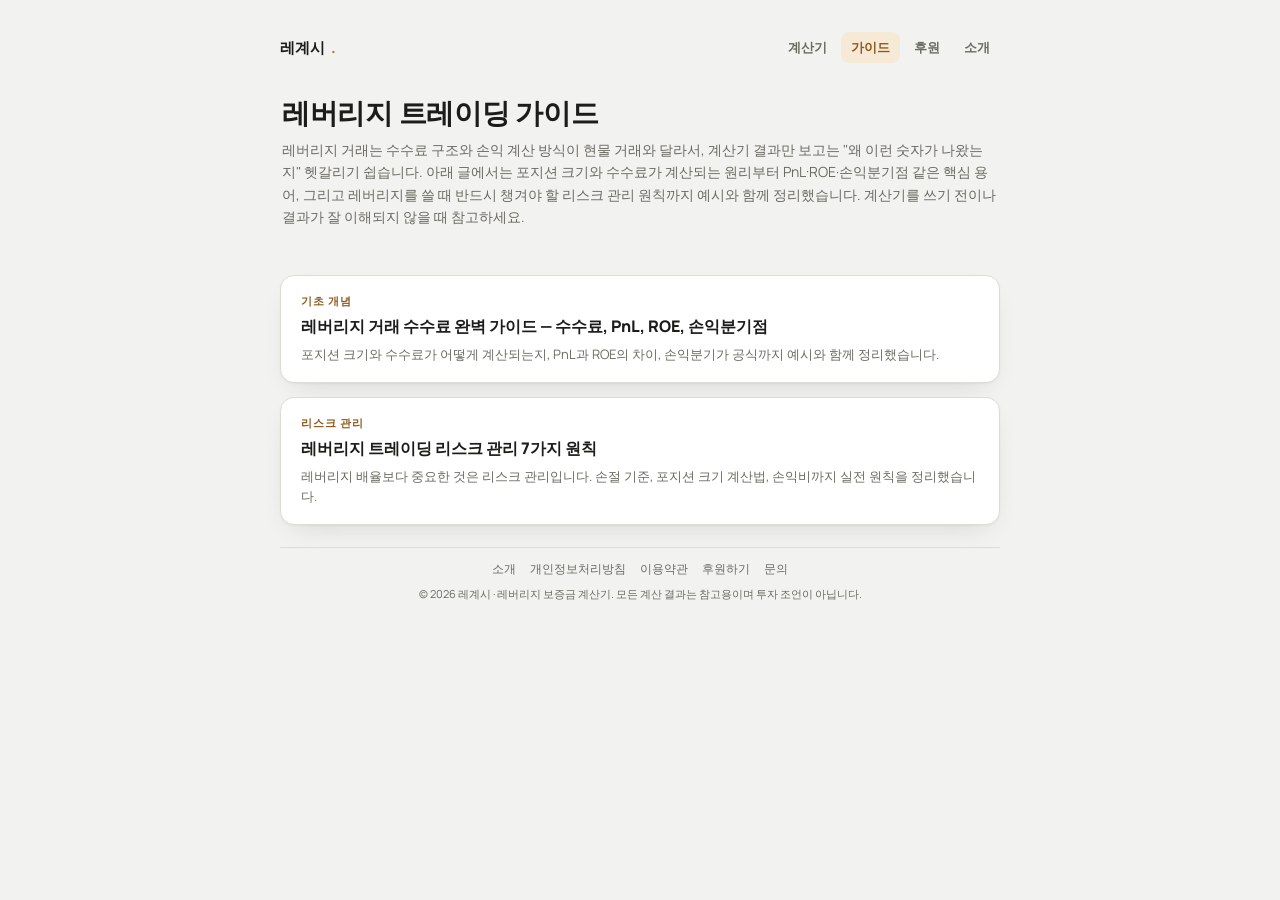
<file: guides/index.html>
<!doctype html>
<html lang="ko">
<head>
<meta charset="utf-8">
<meta name="viewport" content="width=device-width, initial-scale=1">
<title>가이드 | 레계시 - 레버리지 보증금 계산기</title>
<meta name="description" content="레계시가 정리한 레버리지 거래 수수료, PnL, ROE, 손익분기점, 리스크 관리 개념 가이드 모음입니다.">
<meta name="robots" content="index, follow">
<link rel="canonical" href="https://yg-rich.github.io/leverage-fee-calculator/guides/">
<link rel="icon" href="/leverage-fee-calculator/assets/favicon.ico" sizes="any">
<link rel="icon" href="/leverage-fee-calculator/assets/favicon-32.png" sizes="32x32" type="image/png">
<link rel="apple-touch-icon" href="/leverage-fee-calculator/assets/apple-touch-icon.png">
<link rel="manifest" href="/leverage-fee-calculator/site.webmanifest">
<meta name="theme-color" content="#b8742a">
<link rel="stylesheet" href="https://fonts.googleapis.com/css2?family=Manrope:wght@500;600;700;800&family=JetBrains+Mono:wght@400;500;600;700&display=swap">
<link rel="stylesheet" href="../styles.css">
</head>
<body>
<div class="shell">
  <nav class="site-nav">
    <a class="brand" href="/leverage-fee-calculator/">레계시<span class="dot">.</span></a>
    <div class="links">
      <a href="/leverage-fee-calculator/">계산기</a>
      <a href="/leverage-fee-calculator/guides/" aria-current="page">가이드</a>
      <a href="/leverage-fee-calculator/support.html">후원</a>
      <a href="/leverage-fee-calculator/about.html">소개</a>
    </div>
  </nav>

  <div class="prose" style="padding: 4px 2px;">
    <h1>레버리지 트레이딩 가이드</h1>
    <p class="lede">레버리지 거래는 수수료 구조와 손익 계산 방식이 현물 거래와 달라서, 계산기 결과만 보고는 "왜 이런 숫자가 나왔는지" 헷갈리기 쉽습니다. 아래 글에서는 포지션 크기와 수수료가 계산되는 원리부터 PnL·ROE·손익분기점 같은 핵심 용어, 그리고 레버리지를 쓸 때 반드시 챙겨야 할 리스크 관리 원칙까지 예시와 함께 정리했습니다. 계산기를 쓰기 전이나 결과가 잘 이해되지 않을 때 참고하세요.</p>
  </div>

  <div class="article-grid">
    <a class="article-card" href="/leverage-fee-calculator/guides/leverage-fee-basics.html">
      <span class="eyebrow">기초 개념</span>
      <h3>레버리지 거래 수수료 완벽 가이드 — 수수료, PnL, ROE, 손익분기점</h3>
      <p>포지션 크기와 수수료가 어떻게 계산되는지, PnL과 ROE의 차이, 손익분기가 공식까지 예시와 함께 정리했습니다.</p>
    </a>
    <a class="article-card" href="/leverage-fee-calculator/guides/risk-management.html">
      <span class="eyebrow">리스크 관리</span>
      <h3>레버리지 트레이딩 리스크 관리 7가지 원칙</h3>
      <p>레버리지 배율보다 중요한 것은 리스크 관리입니다. 손절 기준, 포지션 크기 계산법, 손익비까지 실전 원칙을 정리했습니다.</p>
    </a>
  </div>

  <footer class="site-footer">
    <div class="footer-links">
      <a href="/leverage-fee-calculator/about.html">소개</a>
      <a href="/leverage-fee-calculator/privacy.html">개인정보처리방침</a>
      <a href="/leverage-fee-calculator/terms.html">이용약관</a>
      <a href="/leverage-fee-calculator/support.html">후원하기</a>
      <a href="https://github.com/YG-RICH/leverage-fee-calculator/issues" target="_blank" rel="noopener">문의</a>
    </div>
    <div class="copyright">© 2026 레계시 · 레버리지 보증금 계산기. 모든 계산 결과는 참고용이며 투자 조언이 아닙니다.</div>
  </footer>
</div>
</body>
</html>
</file>
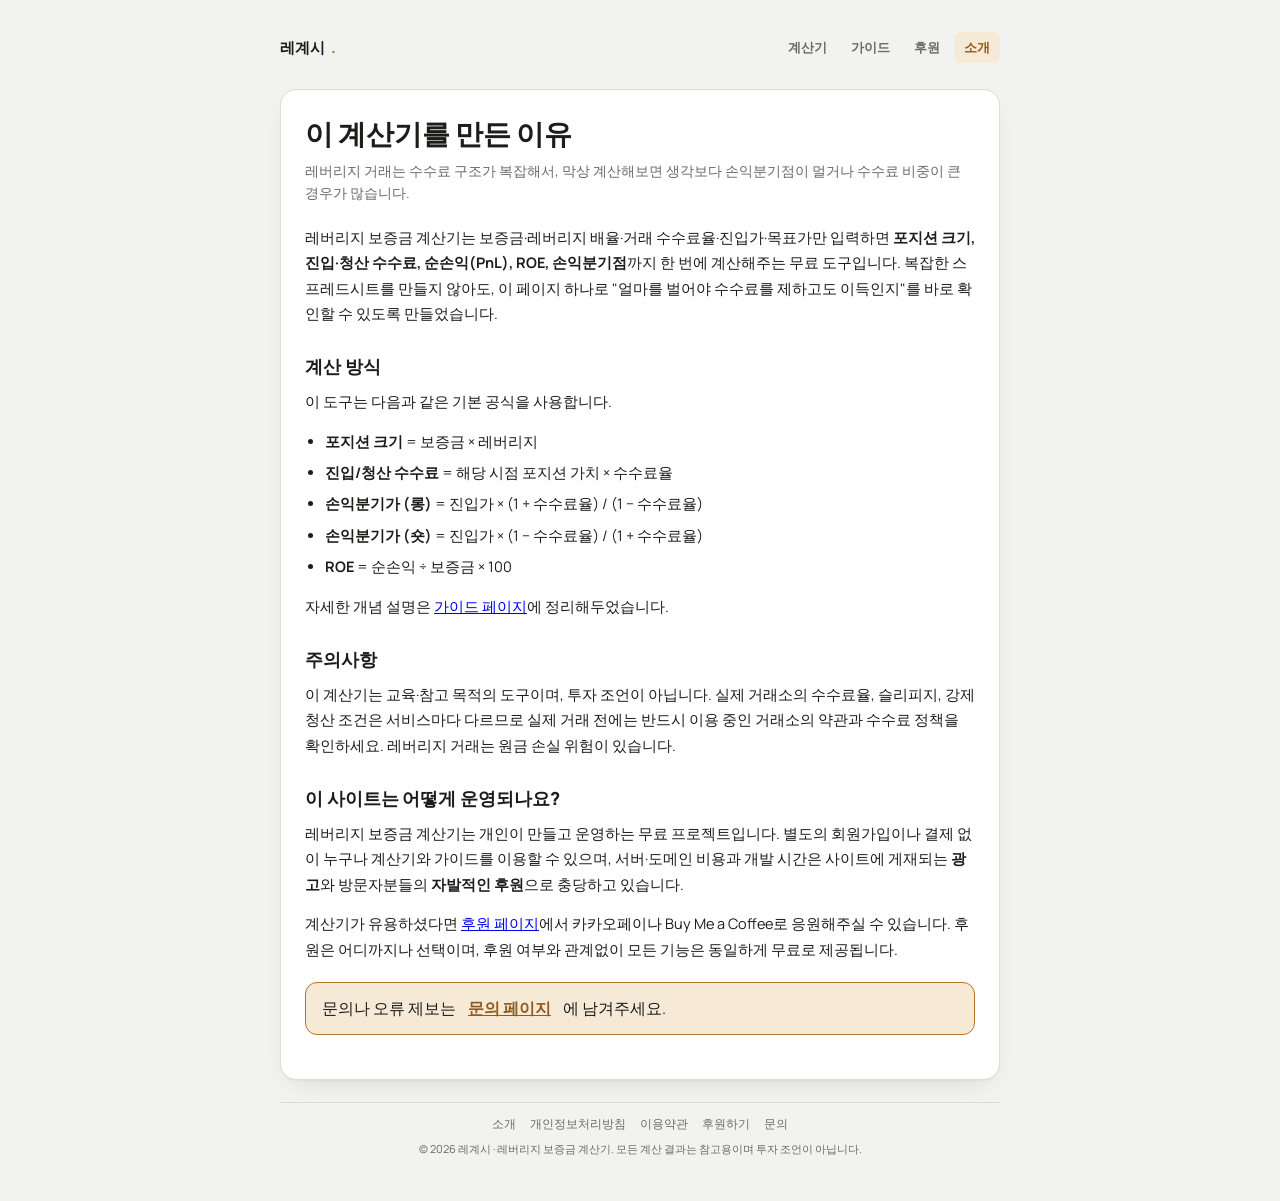
<file: about.html>
<!doctype html>
<html lang="ko">
<head>
<meta charset="utf-8">
<meta name="viewport" content="width=device-width, initial-scale=1">
<title>소개 | 레계시 - 레버리지 보증금 계산기</title>
<meta name="description" content="레계시(레버리지 보증금 계산기)를 만든 이유와 계산 방식에 대한 소개 페이지입니다.">
<meta name="robots" content="index, follow">
<link rel="canonical" href="https://yg-rich.github.io/leverage-fee-calculator/about.html">
<link rel="icon" href="/leverage-fee-calculator/assets/favicon.ico" sizes="any">
<link rel="icon" href="/leverage-fee-calculator/assets/favicon-32.png" sizes="32x32" type="image/png">
<link rel="apple-touch-icon" href="/leverage-fee-calculator/assets/apple-touch-icon.png">
<link rel="manifest" href="/leverage-fee-calculator/site.webmanifest">
<meta name="theme-color" content="#b8742a">
<link rel="stylesheet" href="https://fonts.googleapis.com/css2?family=Manrope:wght@500;600;700;800&family=JetBrains+Mono:wght@400;500;600;700&display=swap">
<link rel="stylesheet" href="styles.css">
</head>
<body>
<div class="shell">
  <nav class="site-nav">
    <a class="brand" href="/leverage-fee-calculator/">레계시<span class="dot">.</span></a>
    <div class="links">
      <a href="/leverage-fee-calculator/">계산기</a>
      <a href="/leverage-fee-calculator/guides/">가이드</a>
      <a href="/leverage-fee-calculator/support.html">후원</a>
      <a href="/leverage-fee-calculator/about.html" aria-current="page">소개</a>
    </div>
  </nav>

  <div class="card prose">
    <h1>이 계산기를 만든 이유</h1>
    <p class="lede">레버리지 거래는 수수료 구조가 복잡해서, 막상 계산해보면 생각보다 손익분기점이 멀거나 수수료 비중이 큰 경우가 많습니다.</p>

    <p>레버리지 보증금 계산기는 보증금·레버리지 배율·거래 수수료율·진입가·목표가만 입력하면 <strong>포지션 크기, 진입·청산 수수료, 순손익(PnL), ROE, 손익분기점</strong>까지 한 번에 계산해주는 무료 도구입니다. 복잡한 스프레드시트를 만들지 않아도, 이 페이지 하나로 "얼마를 벌어야 수수료를 제하고도 이득인지"를 바로 확인할 수 있도록 만들었습니다.</p>

    <h2>계산 방식</h2>
    <p>이 도구는 다음과 같은 기본 공식을 사용합니다.</p>
    <ul>
      <li><strong>포지션 크기</strong> = 보증금 × 레버리지</li>
      <li><strong>진입/청산 수수료</strong> = 해당 시점 포지션 가치 × 수수료율</li>
      <li><strong>손익분기가 (롱)</strong> = 진입가 × (1 + 수수료율) / (1 − 수수료율)</li>
      <li><strong>손익분기가 (숏)</strong> = 진입가 × (1 − 수수료율) / (1 + 수수료율)</li>
      <li><strong>ROE</strong> = 순손익 ÷ 보증금 × 100</li>
    </ul>
    <p>자세한 개념 설명은 <a href="/leverage-fee-calculator/guides/">가이드 페이지</a>에 정리해두었습니다.</p>

    <h2>주의사항</h2>
    <p>이 계산기는 교육·참고 목적의 도구이며, 투자 조언이 아닙니다. 실제 거래소의 수수료율, 슬리피지, 강제청산 조건은 서비스마다 다르므로 실제 거래 전에는 반드시 이용 중인 거래소의 약관과 수수료 정책을 확인하세요. 레버리지 거래는 원금 손실 위험이 있습니다.</p>

    <h2>이 사이트는 어떻게 운영되나요?</h2>
    <p>레버리지 보증금 계산기는 개인이 만들고 운영하는 무료 프로젝트입니다. 별도의 회원가입이나 결제 없이 누구나 계산기와 가이드를 이용할 수 있으며, 서버·도메인 비용과 개발 시간은 사이트에 게재되는 <strong>광고</strong>와 방문자분들의 <strong>자발적인 후원</strong>으로 충당하고 있습니다.</p>
    <p>계산기가 유용하셨다면 <a href="/leverage-fee-calculator/support.html">후원 페이지</a>에서 카카오페이나 Buy Me a Coffee로 응원해주실 수 있습니다. 후원은 어디까지나 선택이며, 후원 여부와 관계없이 모든 기능은 동일하게 무료로 제공됩니다.</p>

    <div class="callout">
      문의나 오류 제보는 <a href="https://github.com/YG-RICH/leverage-fee-calculator/issues" target="_blank" rel="noopener">문의 페이지</a>에 남겨주세요.
    </div>
  </div>

  <footer class="site-footer">
    <div class="footer-links">
      <a href="/leverage-fee-calculator/about.html">소개</a>
      <a href="/leverage-fee-calculator/privacy.html">개인정보처리방침</a>
      <a href="/leverage-fee-calculator/terms.html">이용약관</a>
      <a href="/leverage-fee-calculator/support.html">후원하기</a>
      <a href="https://github.com/YG-RICH/leverage-fee-calculator/issues" target="_blank" rel="noopener">문의</a>
    </div>
    <div class="copyright">© 2026 레계시 · 레버리지 보증금 계산기. 모든 계산 결과는 참고용이며 투자 조언이 아닙니다.</div>
  </footer>
</div>
</body>
</html>
</file>
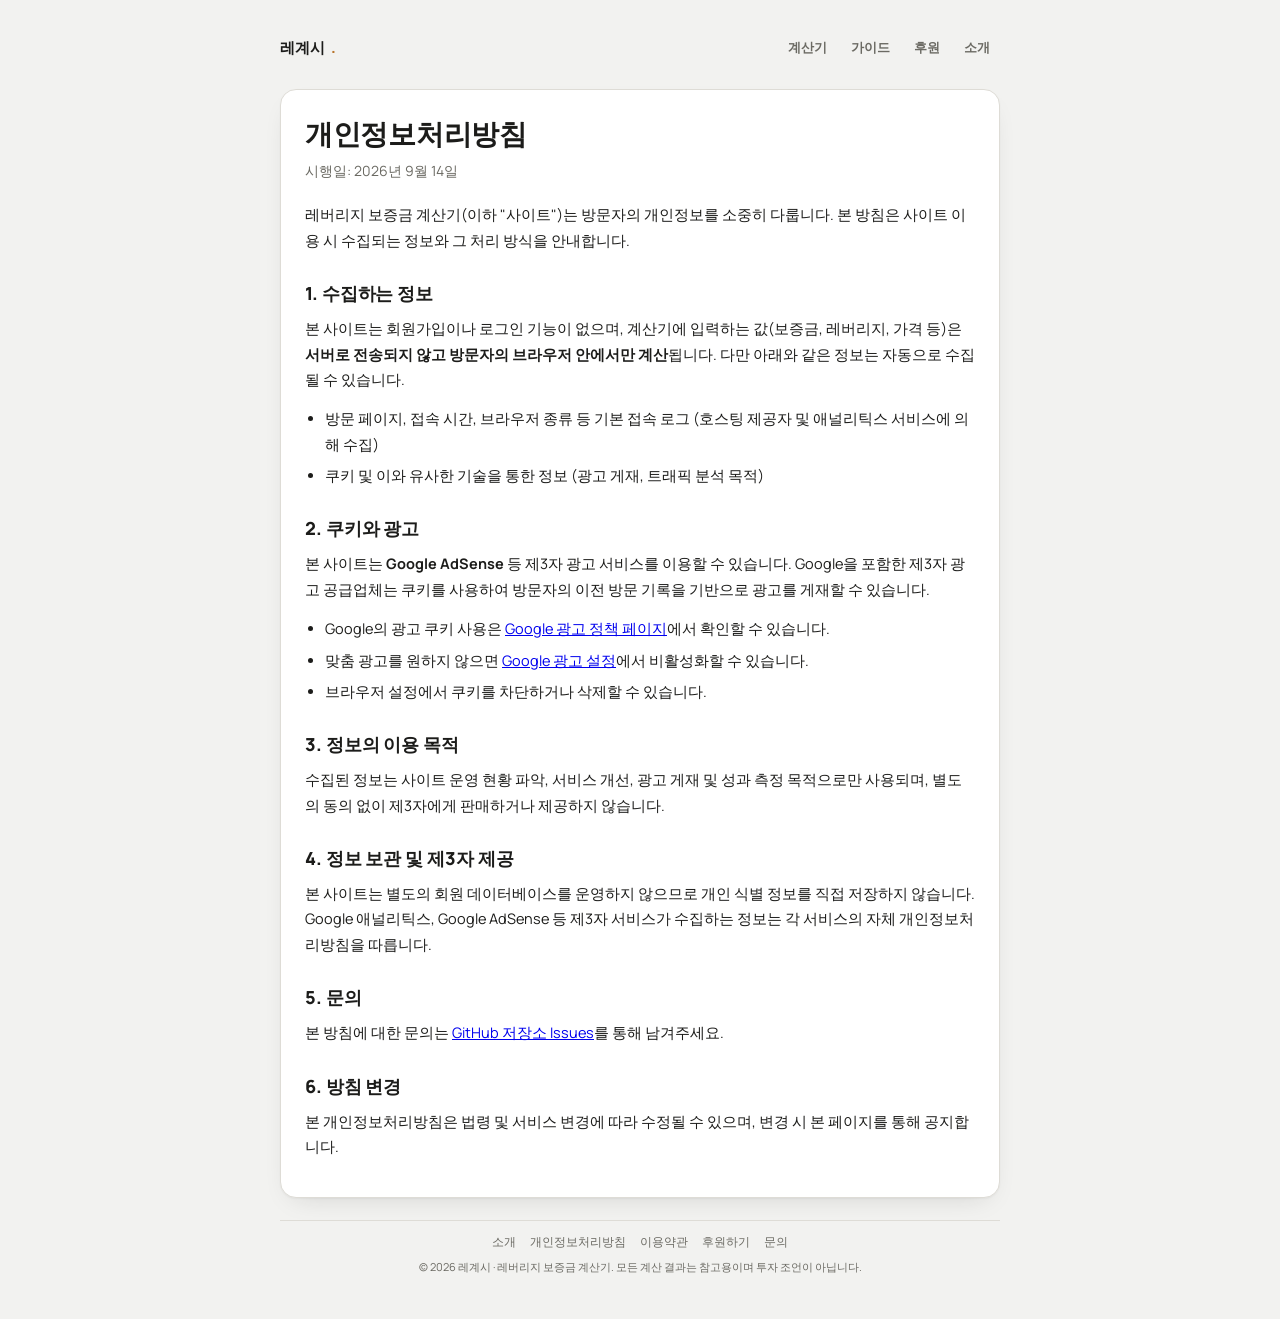
<file: privacy.html>
<!doctype html>
<html lang="ko">
<head>
<meta charset="utf-8">
<meta name="viewport" content="width=device-width, initial-scale=1">
<title>개인정보처리방침 | 레계시 - 레버리지 보증금 계산기</title>
<meta name="description" content="레계시(레버리지 보증금 계산기)의 개인정보처리방침입니다. 수집하는 정보, 쿠키, 광고 서비스 이용에 대해 안내합니다.">
<meta name="robots" content="index, follow">
<link rel="canonical" href="https://yg-rich.github.io/leverage-fee-calculator/privacy.html">
<link rel="icon" href="/leverage-fee-calculator/assets/favicon.ico" sizes="any">
<link rel="icon" href="/leverage-fee-calculator/assets/favicon-32.png" sizes="32x32" type="image/png">
<link rel="apple-touch-icon" href="/leverage-fee-calculator/assets/apple-touch-icon.png">
<link rel="manifest" href="/leverage-fee-calculator/site.webmanifest">
<meta name="theme-color" content="#b8742a">
<link rel="stylesheet" href="https://fonts.googleapis.com/css2?family=Manrope:wght@500;600;700;800&family=JetBrains+Mono:wght@400;500;600;700&display=swap">
<link rel="stylesheet" href="styles.css">
</head>
<body>
<div class="shell">
  <nav class="site-nav">
    <a class="brand" href="/leverage-fee-calculator/">레계시<span class="dot">.</span></a>
    <div class="links">
      <a href="/leverage-fee-calculator/">계산기</a>
      <a href="/leverage-fee-calculator/guides/">가이드</a>
      <a href="/leverage-fee-calculator/support.html">후원</a>
      <a href="/leverage-fee-calculator/about.html">소개</a>
    </div>
  </nav>

  <div class="card prose">
    <h1>개인정보처리방침</h1>
    <p class="lede">시행일: 2026년 9월 14일</p>

    <p>레버리지 보증금 계산기(이하 "사이트")는 방문자의 개인정보를 소중히 다룹니다. 본 방침은 사이트 이용 시 수집되는 정보와 그 처리 방식을 안내합니다.</p>

    <h2>1. 수집하는 정보</h2>
    <p>본 사이트는 회원가입이나 로그인 기능이 없으며, 계산기에 입력하는 값(보증금, 레버리지, 가격 등)은 <strong>서버로 전송되지 않고 방문자의 브라우저 안에서만 계산</strong>됩니다. 다만 아래와 같은 정보는 자동으로 수집될 수 있습니다.</p>
    <ul>
      <li>방문 페이지, 접속 시간, 브라우저 종류 등 기본 접속 로그 (호스팅 제공자 및 애널리틱스 서비스에 의해 수집)</li>
      <li>쿠키 및 이와 유사한 기술을 통한 정보 (광고 게재, 트래픽 분석 목적)</li>
    </ul>

    <h2>2. 쿠키와 광고</h2>
    <p>본 사이트는 <strong>Google AdSense</strong> 등 제3자 광고 서비스를 이용할 수 있습니다. Google을 포함한 제3자 광고 공급업체는 쿠키를 사용하여 방문자의 이전 방문 기록을 기반으로 광고를 게재할 수 있습니다.</p>
    <ul>
      <li>Google의 광고 쿠키 사용은 <a href="https://policies.google.com/technologies/ads" target="_blank" rel="noopener">Google 광고 정책 페이지</a>에서 확인할 수 있습니다.</li>
      <li>맞춤 광고를 원하지 않으면 <a href="https://adssettings.google.com/" target="_blank" rel="noopener">Google 광고 설정</a>에서 비활성화할 수 있습니다.</li>
      <li>브라우저 설정에서 쿠키를 차단하거나 삭제할 수 있습니다.</li>
    </ul>

    <h2>3. 정보의 이용 목적</h2>
    <p>수집된 정보는 사이트 운영 현황 파악, 서비스 개선, 광고 게재 및 성과 측정 목적으로만 사용되며, 별도의 동의 없이 제3자에게 판매하거나 제공하지 않습니다.</p>

    <h2>4. 정보 보관 및 제3자 제공</h2>
    <p>본 사이트는 별도의 회원 데이터베이스를 운영하지 않으므로 개인 식별 정보를 직접 저장하지 않습니다. Google 애널리틱스, Google AdSense 등 제3자 서비스가 수집하는 정보는 각 서비스의 자체 개인정보처리방침을 따릅니다.</p>

    <h2>5. 문의</h2>
    <p>본 방침에 대한 문의는 <a href="https://github.com/YG-RICH/leverage-fee-calculator/issues" target="_blank" rel="noopener">GitHub 저장소 Issues</a>를 통해 남겨주세요.</p>

    <h2>6. 방침 변경</h2>
    <p>본 개인정보처리방침은 법령 및 서비스 변경에 따라 수정될 수 있으며, 변경 시 본 페이지를 통해 공지합니다.</p>
  </div>

  <footer class="site-footer">
    <div class="footer-links">
      <a href="/leverage-fee-calculator/about.html">소개</a>
      <a href="/leverage-fee-calculator/privacy.html">개인정보처리방침</a>
      <a href="/leverage-fee-calculator/terms.html">이용약관</a>
      <a href="/leverage-fee-calculator/support.html">후원하기</a>
      <a href="https://github.com/YG-RICH/leverage-fee-calculator/issues" target="_blank" rel="noopener">문의</a>
    </div>
    <div class="copyright">© 2026 레계시 · 레버리지 보증금 계산기. 모든 계산 결과는 참고용이며 투자 조언이 아닙니다.</div>
  </footer>
</div>
</body>
</html>
</file>
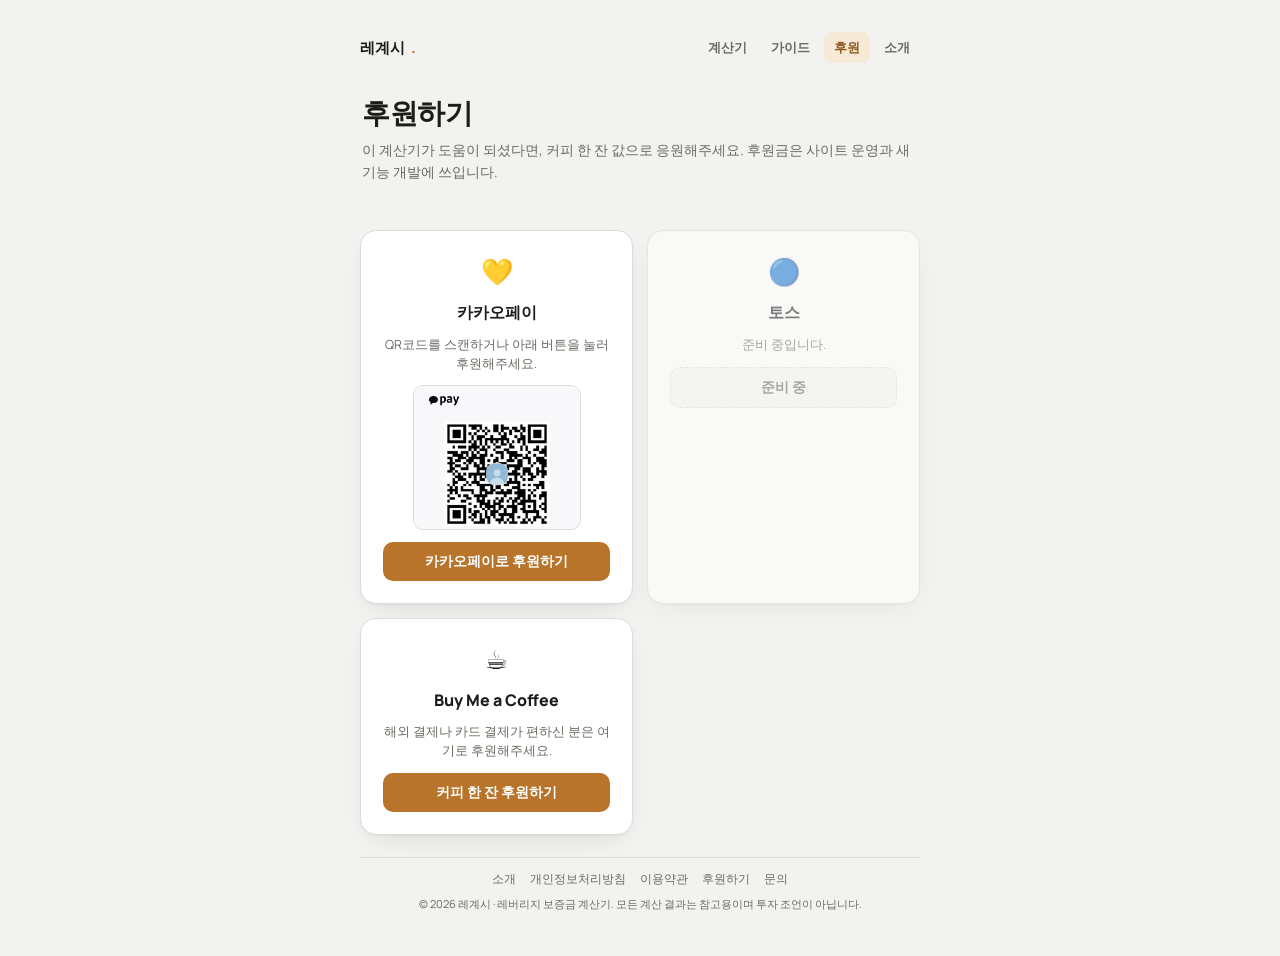
<file: support.html>
<!doctype html>
<html lang="ko">
<head>
<meta charset="utf-8">
<meta name="viewport" content="width=device-width, initial-scale=1">
<title>후원하기 | 레계시 - 레버리지 보증금 계산기</title>
<meta name="description" content="레계시(레버리지 보증금 계산기)가 도움이 되셨다면 후원으로 응원해주세요. 카카오페이, 토스로 간편하게 후원할 수 있습니다.">
<meta name="robots" content="index, follow">
<link rel="canonical" href="https://yg-rich.github.io/leverage-fee-calculator/support.html">
<link rel="icon" href="/leverage-fee-calculator/assets/favicon.ico" sizes="any">
<link rel="icon" href="/leverage-fee-calculator/assets/favicon-32.png" sizes="32x32" type="image/png">
<link rel="apple-touch-icon" href="/leverage-fee-calculator/assets/apple-touch-icon.png">
<link rel="manifest" href="/leverage-fee-calculator/site.webmanifest">
<meta name="theme-color" content="#b8742a">
<link rel="stylesheet" href="https://fonts.googleapis.com/css2?family=Manrope:wght@500;600;700;800&family=JetBrains+Mono:wght@400;500;600;700&display=swap">
<link rel="stylesheet" href="styles.css">
<style>
  .support-grid {
    display: grid;
    grid-template-columns: repeat(auto-fit, minmax(220px, 1fr));
    gap: 14px;
  }

  .support-card {
    background: var(--surface);
    border: 1px solid var(--border);
    border-radius: 16px;
    box-shadow: var(--shadow);
    padding: 22px;
    display: flex;
    flex-direction: column;
    align-items: center;
    gap: 12px;
    text-align: center;
  }

  .support-card .icon {
    font-size: 26px;
  }

  .support-card h3 {
    margin: 0;
    font-size: 16px;
    font-weight: 800;
  }

  .support-card p {
    margin: 0;
    font-size: 12.5px;
    color: var(--ink-muted);
    line-height: 1.5;
  }

  .support-card img.qr {
    width: 168px;
    max-width: 100%;
    border-radius: 10px;
    border: 1px solid var(--border);
  }

  .support-btn {
    display: inline-flex;
    align-items: center;
    justify-content: center;
    gap: 6px;
    width: 100%;
    padding: 10px 16px;
    border-radius: 10px;
    background: var(--accent);
    color: #fff;
    font-weight: 700;
    font-size: 13.5px;
    text-decoration: none;
  }

  .support-btn:hover { background: var(--accent-ink); }

  .coming-soon {
    opacity: 0.55;
  }

  .coming-soon .support-btn {
    background: var(--surface-2);
    color: var(--ink-muted);
    border: 1px dashed var(--border);
    pointer-events: none;
  }
</style>
</head>
<body>
<div class="shell narrow">
  <nav class="site-nav">
    <a class="brand" href="/leverage-fee-calculator/">레계시<span class="dot">.</span></a>
    <div class="links">
      <a href="/leverage-fee-calculator/">계산기</a>
      <a href="/leverage-fee-calculator/guides/">가이드</a>
      <a href="/leverage-fee-calculator/support.html" aria-current="page">후원</a>
      <a href="/leverage-fee-calculator/about.html">소개</a>
    </div>
  </nav>

  <div class="prose" style="padding: 4px 2px;">
    <h1>후원하기</h1>
    <p class="lede">이 계산기가 도움이 되셨다면, 커피 한 잔 값으로 응원해주세요. 후원금은 사이트 운영과 새 기능 개발에 쓰입니다.</p>
  </div>

  <div class="support-grid">
    <div class="support-card">
      <span class="icon">💛</span>
      <h3>카카오페이</h3>
      <p>QR코드를 스캔하거나 아래 버튼을 눌러 후원해주세요.</p>
      <img class="qr" src="assets/kakaopay-qr.png" alt="카카오페이 후원 QR코드">
      <a class="support-btn" href="https://qr.kakaopay.com/FS3S4nNWx" target="_blank" rel="noopener">카카오페이로 후원하기</a>
    </div>

    <div class="support-card coming-soon">
      <span class="icon">🔵</span>
      <h3>토스</h3>
      <p>준비 중입니다.</p>
      <span class="support-btn">준비 중</span>
    </div>

    <div class="support-card">
      <span class="icon">☕</span>
      <h3>Buy Me a Coffee</h3>
      <p>해외 결제나 카드 결제가 편하신 분은 여기로 후원해주세요.</p>
      <a class="support-btn" href="https://buymeacoffee.com/ryoryohyot" target="_blank" rel="noopener">커피 한 잔 후원하기</a>
    </div>
  </div>

  <footer class="site-footer">
    <div class="footer-links">
      <a href="/leverage-fee-calculator/about.html">소개</a>
      <a href="/leverage-fee-calculator/privacy.html">개인정보처리방침</a>
      <a href="/leverage-fee-calculator/terms.html">이용약관</a>
      <a href="/leverage-fee-calculator/support.html">후원하기</a>
      <a href="https://github.com/YG-RICH/leverage-fee-calculator/issues" target="_blank" rel="noopener">문의</a>
    </div>
    <div class="copyright">© 2026 레계시 · 레버리지 보증금 계산기. 모든 계산 결과는 참고용이며 투자 조언이 아닙니다.</div>
  </footer>
</div>
</body>
</html>
</file>
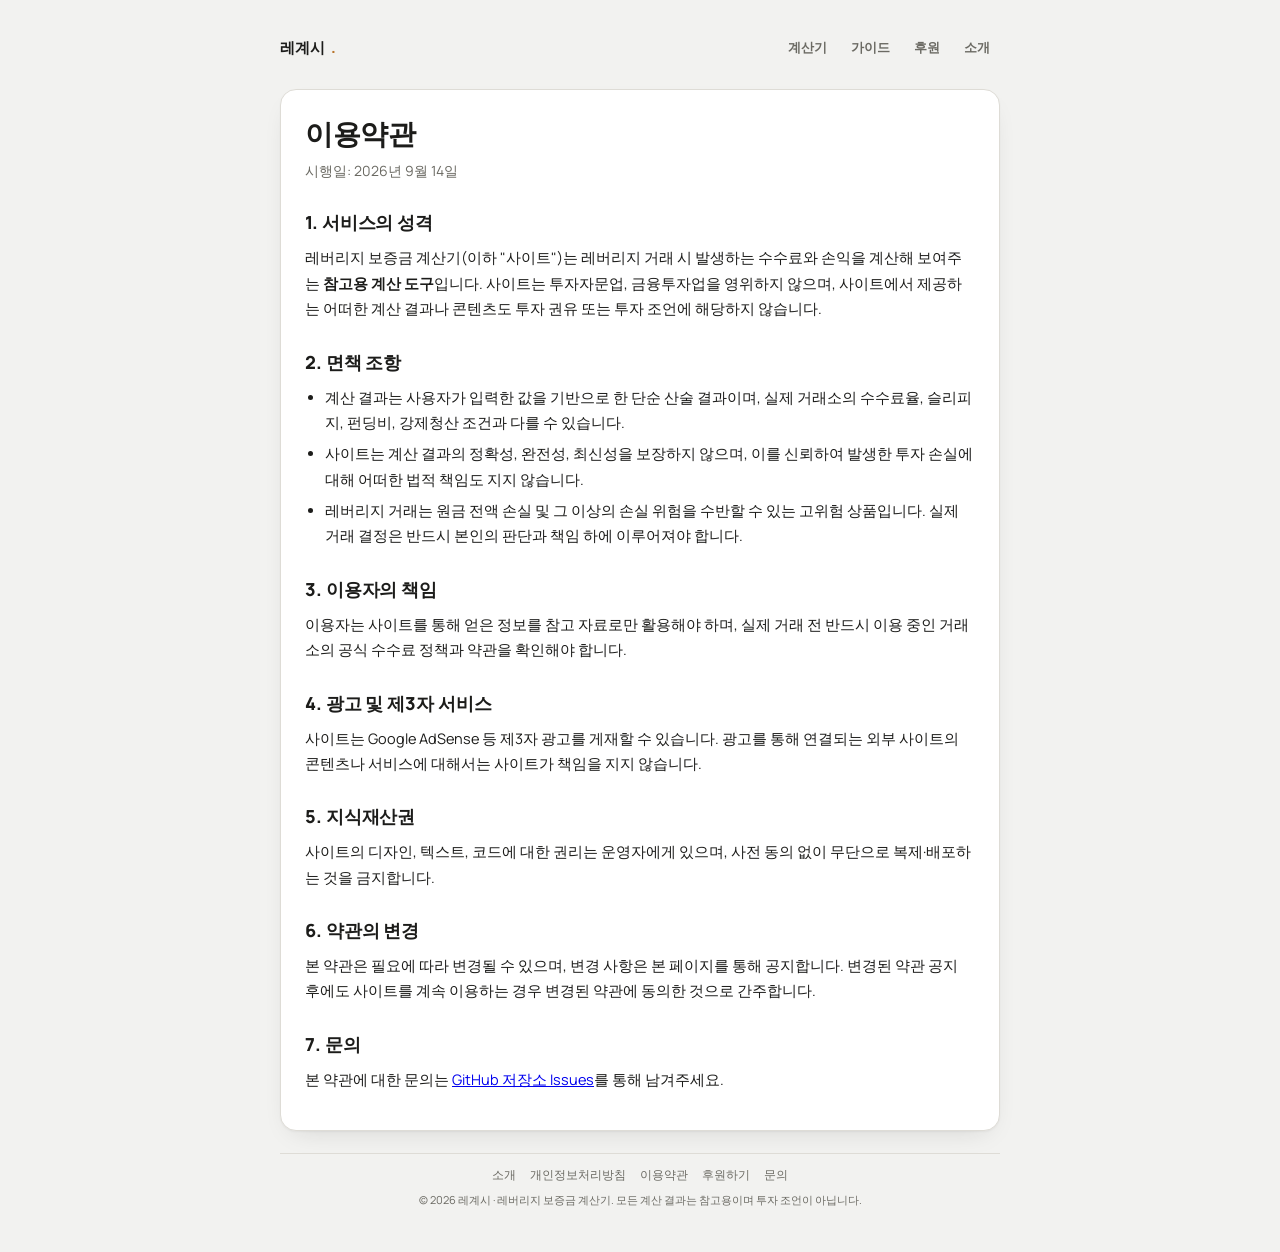
<file: terms.html>
<!doctype html>
<html lang="ko">
<head>
<meta charset="utf-8">
<meta name="viewport" content="width=device-width, initial-scale=1">
<title>이용약관 | 레계시 - 레버리지 보증금 계산기</title>
<meta name="description" content="레계시(레버리지 보증금 계산기) 이용약관입니다. 서비스 성격, 면책 조항, 이용자의 책임을 안내합니다.">
<meta name="robots" content="index, follow">
<link rel="canonical" href="https://yg-rich.github.io/leverage-fee-calculator/terms.html">
<link rel="icon" href="/leverage-fee-calculator/assets/favicon.ico" sizes="any">
<link rel="icon" href="/leverage-fee-calculator/assets/favicon-32.png" sizes="32x32" type="image/png">
<link rel="apple-touch-icon" href="/leverage-fee-calculator/assets/apple-touch-icon.png">
<link rel="manifest" href="/leverage-fee-calculator/site.webmanifest">
<meta name="theme-color" content="#b8742a">
<link rel="stylesheet" href="https://fonts.googleapis.com/css2?family=Manrope:wght@500;600;700;800&family=JetBrains+Mono:wght@400;500;600;700&display=swap">
<link rel="stylesheet" href="styles.css">
</head>
<body>
<div class="shell">
  <nav class="site-nav">
    <a class="brand" href="/leverage-fee-calculator/">레계시<span class="dot">.</span></a>
    <div class="links">
      <a href="/leverage-fee-calculator/">계산기</a>
      <a href="/leverage-fee-calculator/guides/">가이드</a>
      <a href="/leverage-fee-calculator/support.html">후원</a>
      <a href="/leverage-fee-calculator/about.html">소개</a>
    </div>
  </nav>

  <div class="card prose">
    <h1>이용약관</h1>
    <p class="lede">시행일: 2026년 9월 14일</p>

    <h2>1. 서비스의 성격</h2>
    <p>레버리지 보증금 계산기(이하 "사이트")는 레버리지 거래 시 발생하는 수수료와 손익을 계산해 보여주는 <strong>참고용 계산 도구</strong>입니다. 사이트는 투자자문업, 금융투자업을 영위하지 않으며, 사이트에서 제공하는 어떠한 계산 결과나 콘텐츠도 투자 권유 또는 투자 조언에 해당하지 않습니다.</p>

    <h2>2. 면책 조항</h2>
    <ul>
      <li>계산 결과는 사용자가 입력한 값을 기반으로 한 단순 산술 결과이며, 실제 거래소의 수수료율, 슬리피지, 펀딩비, 강제청산 조건과 다를 수 있습니다.</li>
      <li>사이트는 계산 결과의 정확성, 완전성, 최신성을 보장하지 않으며, 이를 신뢰하여 발생한 투자 손실에 대해 어떠한 법적 책임도 지지 않습니다.</li>
      <li>레버리지 거래는 원금 전액 손실 및 그 이상의 손실 위험을 수반할 수 있는 고위험 상품입니다. 실제 거래 결정은 반드시 본인의 판단과 책임 하에 이루어져야 합니다.</li>
    </ul>

    <h2>3. 이용자의 책임</h2>
    <p>이용자는 사이트를 통해 얻은 정보를 참고 자료로만 활용해야 하며, 실제 거래 전 반드시 이용 중인 거래소의 공식 수수료 정책과 약관을 확인해야 합니다.</p>

    <h2>4. 광고 및 제3자 서비스</h2>
    <p>사이트는 Google AdSense 등 제3자 광고를 게재할 수 있습니다. 광고를 통해 연결되는 외부 사이트의 콘텐츠나 서비스에 대해서는 사이트가 책임을 지지 않습니다.</p>

    <h2>5. 지식재산권</h2>
    <p>사이트의 디자인, 텍스트, 코드에 대한 권리는 운영자에게 있으며, 사전 동의 없이 무단으로 복제·배포하는 것을 금지합니다.</p>

    <h2>6. 약관의 변경</h2>
    <p>본 약관은 필요에 따라 변경될 수 있으며, 변경 사항은 본 페이지를 통해 공지합니다. 변경된 약관 공지 후에도 사이트를 계속 이용하는 경우 변경된 약관에 동의한 것으로 간주합니다.</p>

    <h2>7. 문의</h2>
    <p>본 약관에 대한 문의는 <a href="https://github.com/YG-RICH/leverage-fee-calculator/issues" target="_blank" rel="noopener">GitHub 저장소 Issues</a>를 통해 남겨주세요.</p>
  </div>

  <footer class="site-footer">
    <div class="footer-links">
      <a href="/leverage-fee-calculator/about.html">소개</a>
      <a href="/leverage-fee-calculator/privacy.html">개인정보처리방침</a>
      <a href="/leverage-fee-calculator/terms.html">이용약관</a>
      <a href="/leverage-fee-calculator/support.html">후원하기</a>
      <a href="https://github.com/YG-RICH/leverage-fee-calculator/issues" target="_blank" rel="noopener">문의</a>
    </div>
    <div class="copyright">© 2026 레계시 · 레버리지 보증금 계산기. 모든 계산 결과는 참고용이며 투자 조언이 아닙니다.</div>
  </footer>
</div>
</body>
</html>
</file>
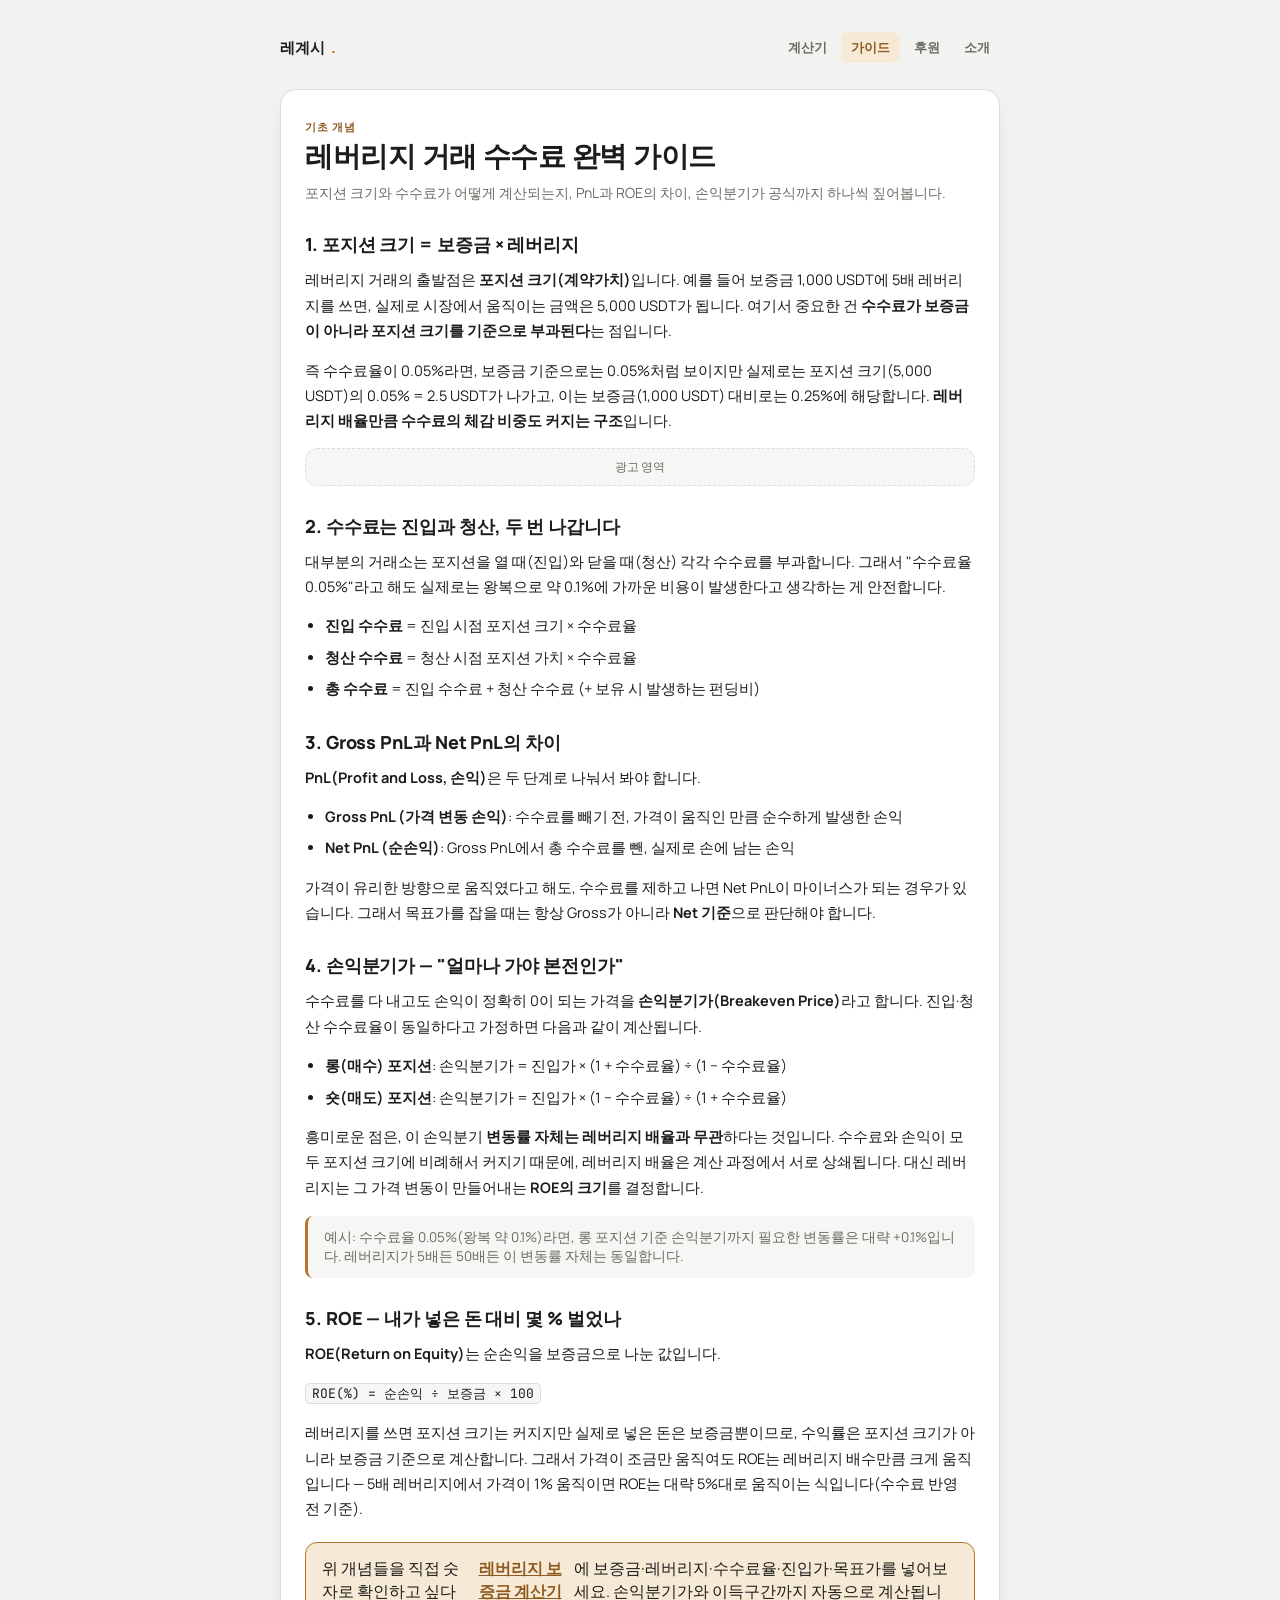
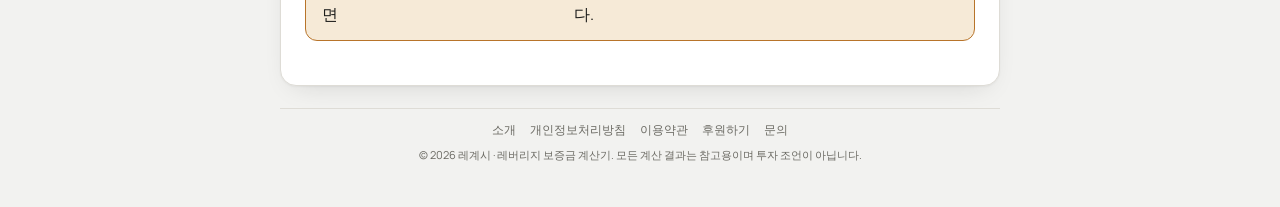
<file: guides/leverage-fee-basics.html>
<!doctype html>
<html lang="ko">
<head>
<meta charset="utf-8">
<meta name="viewport" content="width=device-width, initial-scale=1">
<title>레버리지 거래 수수료 완벽 가이드 | 레계시</title>
<meta name="description" content="레계시가 정리한 레버리지 거래 포지션 크기와 수수료 계산 방법, PnL과 ROE의 차이, 손익분기가 공식까지 예시와 함께 정리했습니다.">
<meta name="robots" content="index, follow">
<link rel="canonical" href="https://yg-rich.github.io/leverage-fee-calculator/guides/leverage-fee-basics.html">
<link rel="icon" href="/leverage-fee-calculator/assets/favicon.ico" sizes="any">
<link rel="icon" href="/leverage-fee-calculator/assets/favicon-32.png" sizes="32x32" type="image/png">
<link rel="apple-touch-icon" href="/leverage-fee-calculator/assets/apple-touch-icon.png">
<link rel="manifest" href="/leverage-fee-calculator/site.webmanifest">
<meta name="theme-color" content="#b8742a">
<link rel="stylesheet" href="https://fonts.googleapis.com/css2?family=Manrope:wght@500;600;700;800&family=JetBrains+Mono:wght@400;500;600;700&display=swap">
<link rel="stylesheet" href="../styles.css">
</head>
<body>
<div class="shell">
  <nav class="site-nav">
    <a class="brand" href="/leverage-fee-calculator/">레계시<span class="dot">.</span></a>
    <div class="links">
      <a href="/leverage-fee-calculator/">계산기</a>
      <a href="/leverage-fee-calculator/guides/" aria-current="page">가이드</a>
      <a href="/leverage-fee-calculator/support.html">후원</a>
      <a href="/leverage-fee-calculator/about.html">소개</a>
    </div>
  </nav>

  <div class="card prose">
    <span class="eyebrow" style="text-transform:uppercase;letter-spacing:.1em;font-size:11px;font-weight:700;color:var(--accent-ink);">기초 개념</span>
    <h1>레버리지 거래 수수료 완벽 가이드</h1>
    <p class="lede">포지션 크기와 수수료가 어떻게 계산되는지, PnL과 ROE의 차이, 손익분기가 공식까지 하나씩 짚어봅니다.</p>

    <h2>1. 포지션 크기 = 보증금 × 레버리지</h2>
    <p>레버리지 거래의 출발점은 <strong>포지션 크기(계약가치)</strong>입니다. 예를 들어 보증금 1,000 USDT에 5배 레버리지를 쓰면, 실제로 시장에서 움직이는 금액은 5,000 USDT가 됩니다. 여기서 중요한 건 <strong>수수료가 보증금이 아니라 포지션 크기를 기준으로 부과된다</strong>는 점입니다.</p>
    <p>즉 수수료율이 0.05%라면, 보증금 기준으로는 0.05%처럼 보이지만 실제로는 포지션 크기(5,000 USDT)의 0.05% = 2.5 USDT가 나가고, 이는 보증금(1,000 USDT) 대비로는 0.25%에 해당합니다. <strong>레버리지 배율만큼 수수료의 체감 비중도 커지는 구조</strong>입니다.</p>

    <div class="ad-slot">광고 영역</div>

    <h2>2. 수수료는 진입과 청산, 두 번 나갑니다</h2>
    <p>대부분의 거래소는 포지션을 열 때(진입)와 닫을 때(청산) 각각 수수료를 부과합니다. 그래서 "수수료율 0.05%"라고 해도 실제로는 왕복으로 약 0.1%에 가까운 비용이 발생한다고 생각하는 게 안전합니다.</p>
    <ul>
      <li><strong>진입 수수료</strong> = 진입 시점 포지션 크기 × 수수료율</li>
      <li><strong>청산 수수료</strong> = 청산 시점 포지션 가치 × 수수료율</li>
      <li><strong>총 수수료</strong> = 진입 수수료 + 청산 수수료 (+ 보유 시 발생하는 펀딩비)</li>
    </ul>

    <h2>3. Gross PnL과 Net PnL의 차이</h2>
    <p><strong>PnL(Profit and Loss, 손익)</strong>은 두 단계로 나눠서 봐야 합니다.</p>
    <ul>
      <li><strong>Gross PnL (가격 변동 손익)</strong>: 수수료를 빼기 전, 가격이 움직인 만큼 순수하게 발생한 손익</li>
      <li><strong>Net PnL (순손익)</strong>: Gross PnL에서 총 수수료를 뺀, 실제로 손에 남는 손익</li>
    </ul>
    <p>가격이 유리한 방향으로 움직였다고 해도, 수수료를 제하고 나면 Net PnL이 마이너스가 되는 경우가 있습니다. 그래서 목표가를 잡을 때는 항상 Gross가 아니라 <strong>Net 기준</strong>으로 판단해야 합니다.</p>

    <h2>4. 손익분기가 — "얼마나 가야 본전인가"</h2>
    <p>수수료를 다 내고도 손익이 정확히 0이 되는 가격을 <strong>손익분기가(Breakeven Price)</strong>라고 합니다. 진입·청산 수수료율이 동일하다고 가정하면 다음과 같이 계산됩니다.</p>
    <ul>
      <li><strong>롱(매수) 포지션</strong>: 손익분기가 = 진입가 × (1 + 수수료율) ÷ (1 − 수수료율)</li>
      <li><strong>숏(매도) 포지션</strong>: 손익분기가 = 진입가 × (1 − 수수료율) ÷ (1 + 수수료율)</li>
    </ul>
    <p>흥미로운 점은, 이 손익분기 <strong>변동률 자체는 레버리지 배율과 무관</strong>하다는 것입니다. 수수료와 손익이 모두 포지션 크기에 비례해서 커지기 때문에, 레버리지 배율은 계산 과정에서 서로 상쇄됩니다. 대신 레버리지는 그 가격 변동이 만들어내는 <strong>ROE의 크기</strong>를 결정합니다.</p>

    <blockquote>예시: 수수료율 0.05%(왕복 약 0.1%)라면, 롱 포지션 기준 손익분기까지 필요한 변동률은 대략 +0.1%입니다. 레버리지가 5배든 50배든 이 변동률 자체는 동일합니다.</blockquote>

    <h2>5. ROE — 내가 넣은 돈 대비 몇 % 벌었나</h2>
    <p><strong>ROE(Return on Equity)</strong>는 순손익을 보증금으로 나눈 값입니다.</p>
    <p><code>ROE(%) = 순손익 ÷ 보증금 × 100</code></p>
    <p>레버리지를 쓰면 포지션 크기는 커지지만 실제로 넣은 돈은 보증금뿐이므로, 수익률은 포지션 크기가 아니라 보증금 기준으로 계산합니다. 그래서 가격이 조금만 움직여도 ROE는 레버리지 배수만큼 크게 움직입니다 — 5배 레버리지에서 가격이 1% 움직이면 ROE는 대략 5%대로 움직이는 식입니다(수수료 반영 전 기준).</p>

    <div class="callout">
      위 개념들을 직접 숫자로 확인하고 싶다면 <a href="/leverage-fee-calculator/">레버리지 보증금 계산기</a>에 보증금·레버리지·수수료율·진입가·목표가를 넣어보세요. 손익분기가와 이득구간까지 자동으로 계산됩니다.
    </div>
  </div>

  <footer class="site-footer">
    <div class="footer-links">
      <a href="/leverage-fee-calculator/about.html">소개</a>
      <a href="/leverage-fee-calculator/privacy.html">개인정보처리방침</a>
      <a href="/leverage-fee-calculator/terms.html">이용약관</a>
      <a href="/leverage-fee-calculator/support.html">후원하기</a>
      <a href="https://github.com/YG-RICH/leverage-fee-calculator/issues" target="_blank" rel="noopener">문의</a>
    </div>
    <div class="copyright">© 2026 레계시 · 레버리지 보증금 계산기. 모든 계산 결과는 참고용이며 투자 조언이 아닙니다.</div>
  </footer>
</div>
</body>
</html>
</file>
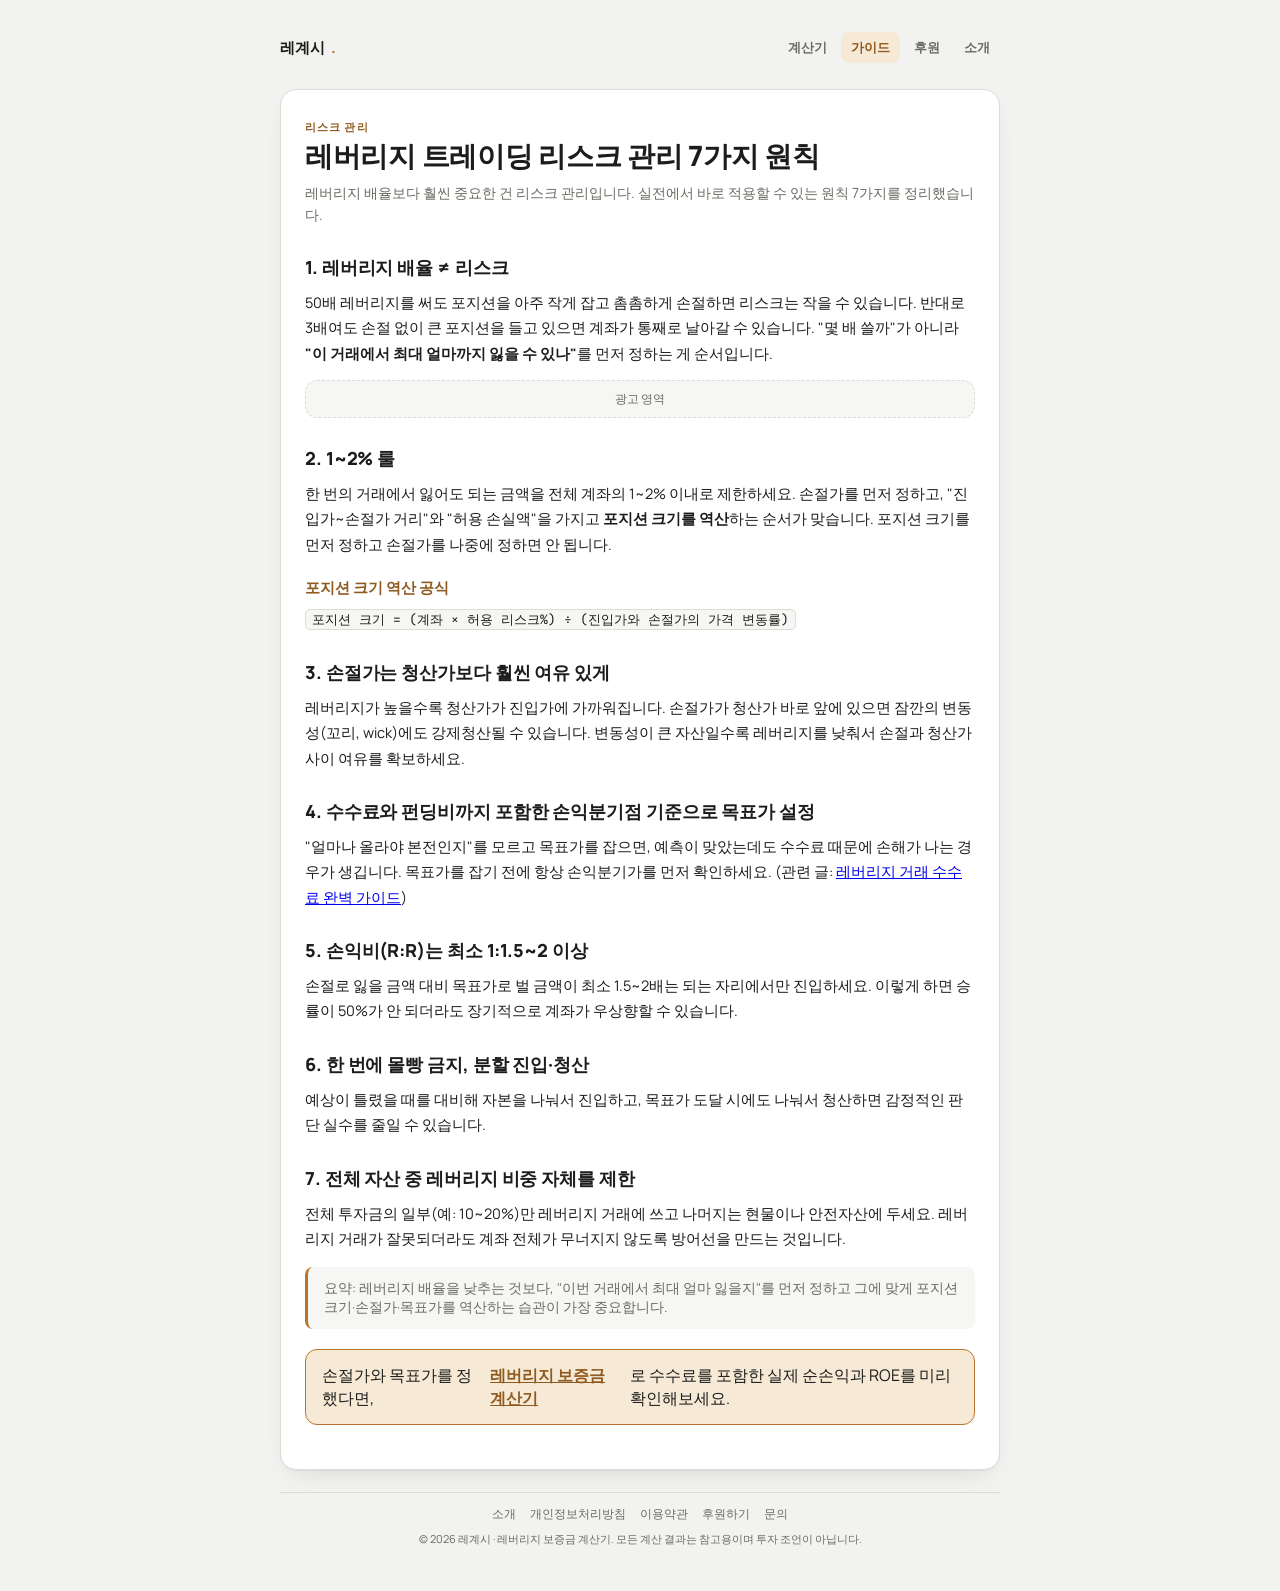
<file: guides/risk-management.html>
<!doctype html>
<html lang="ko">
<head>
<meta charset="utf-8">
<meta name="viewport" content="width=device-width, initial-scale=1">
<title>레버리지 트레이딩 리스크 관리 7가지 원칙 | 레계시</title>
<meta name="description" content="레계시가 정리한 리스크 관리 원칙. 손절 기준, 포지션 크기 계산법, 손익비까지 실전 원칙 7가지를 정리했습니다.">
<meta name="robots" content="index, follow">
<link rel="canonical" href="https://yg-rich.github.io/leverage-fee-calculator/guides/risk-management.html">
<link rel="icon" href="/leverage-fee-calculator/assets/favicon.ico" sizes="any">
<link rel="icon" href="/leverage-fee-calculator/assets/favicon-32.png" sizes="32x32" type="image/png">
<link rel="apple-touch-icon" href="/leverage-fee-calculator/assets/apple-touch-icon.png">
<link rel="manifest" href="/leverage-fee-calculator/site.webmanifest">
<meta name="theme-color" content="#b8742a">
<link rel="stylesheet" href="https://fonts.googleapis.com/css2?family=Manrope:wght@500;600;700;800&family=JetBrains+Mono:wght@400;500;600;700&display=swap">
<link rel="stylesheet" href="../styles.css">
</head>
<body>
<div class="shell">
  <nav class="site-nav">
    <a class="brand" href="/leverage-fee-calculator/">레계시<span class="dot">.</span></a>
    <div class="links">
      <a href="/leverage-fee-calculator/">계산기</a>
      <a href="/leverage-fee-calculator/guides/" aria-current="page">가이드</a>
      <a href="/leverage-fee-calculator/support.html">후원</a>
      <a href="/leverage-fee-calculator/about.html">소개</a>
    </div>
  </nav>

  <div class="card prose">
    <span class="eyebrow" style="text-transform:uppercase;letter-spacing:.1em;font-size:11px;font-weight:700;color:var(--accent-ink);">리스크 관리</span>
    <h1>레버리지 트레이딩 리스크 관리 7가지 원칙</h1>
    <p class="lede">레버리지 배율보다 훨씬 중요한 건 리스크 관리입니다. 실전에서 바로 적용할 수 있는 원칙 7가지를 정리했습니다.</p>

    <h2>1. 레버리지 배율 ≠ 리스크</h2>
    <p>50배 레버리지를 써도 포지션을 아주 작게 잡고 촘촘하게 손절하면 리스크는 작을 수 있습니다. 반대로 3배여도 손절 없이 큰 포지션을 들고 있으면 계좌가 통째로 날아갈 수 있습니다. "몇 배 쓸까"가 아니라 <strong>"이 거래에서 최대 얼마까지 잃을 수 있나"</strong>를 먼저 정하는 게 순서입니다.</p>

    <div class="ad-slot">광고 영역</div>

    <h2>2. 1~2% 룰</h2>
    <p>한 번의 거래에서 잃어도 되는 금액을 전체 계좌의 1~2% 이내로 제한하세요. 손절가를 먼저 정하고, "진입가~손절가 거리"와 "허용 손실액"을 가지고 <strong>포지션 크기를 역산</strong>하는 순서가 맞습니다. 포지션 크기를 먼저 정하고 손절가를 나중에 정하면 안 됩니다.</p>

    <h3>포지션 크기 역산 공식</h3>
    <p><code>포지션 크기 = (계좌 × 허용 리스크%) ÷ (진입가와 손절가의 가격 변동률)</code></p>

    <h2>3. 손절가는 청산가보다 훨씬 여유 있게</h2>
    <p>레버리지가 높을수록 청산가가 진입가에 가까워집니다. 손절가가 청산가 바로 앞에 있으면 잠깐의 변동성(꼬리, wick)에도 강제청산될 수 있습니다. 변동성이 큰 자산일수록 레버리지를 낮춰서 손절과 청산가 사이 여유를 확보하세요.</p>

    <h2>4. 수수료와 펀딩비까지 포함한 손익분기점 기준으로 목표가 설정</h2>
    <p>"얼마나 올라야 본전인지"를 모르고 목표가를 잡으면, 예측이 맞았는데도 수수료 때문에 손해가 나는 경우가 생깁니다. 목표가를 잡기 전에 항상 손익분기가를 먼저 확인하세요. (관련 글: <a href="/leverage-fee-calculator/guides/leverage-fee-basics.html">레버리지 거래 수수료 완벽 가이드</a>)</p>

    <h2>5. 손익비(R:R)는 최소 1:1.5~2 이상</h2>
    <p>손절로 잃을 금액 대비 목표가로 벌 금액이 최소 1.5~2배는 되는 자리에서만 진입하세요. 이렇게 하면 승률이 50%가 안 되더라도 장기적으로 계좌가 우상향할 수 있습니다.</p>

    <h2>6. 한 번에 몰빵 금지, 분할 진입·청산</h2>
    <p>예상이 틀렸을 때를 대비해 자본을 나눠서 진입하고, 목표가 도달 시에도 나눠서 청산하면 감정적인 판단 실수를 줄일 수 있습니다.</p>

    <h2>7. 전체 자산 중 레버리지 비중 자체를 제한</h2>
    <p>전체 투자금의 일부(예: 10~20%)만 레버리지 거래에 쓰고 나머지는 현물이나 안전자산에 두세요. 레버리지 거래가 잘못되더라도 계좌 전체가 무너지지 않도록 방어선을 만드는 것입니다.</p>

    <blockquote>요약: 레버리지 배율을 낮추는 것보다, "이번 거래에서 최대 얼마 잃을지"를 먼저 정하고 그에 맞게 포지션 크기·손절가·목표가를 역산하는 습관이 가장 중요합니다.</blockquote>

    <div class="callout">
      손절가와 목표가를 정했다면, <a href="/leverage-fee-calculator/">레버리지 보증금 계산기</a>로 수수료를 포함한 실제 순손익과 ROE를 미리 확인해보세요.
    </div>
  </div>

  <footer class="site-footer">
    <div class="footer-links">
      <a href="/leverage-fee-calculator/about.html">소개</a>
      <a href="/leverage-fee-calculator/privacy.html">개인정보처리방침</a>
      <a href="/leverage-fee-calculator/terms.html">이용약관</a>
      <a href="/leverage-fee-calculator/support.html">후원하기</a>
      <a href="https://github.com/YG-RICH/leverage-fee-calculator/issues" target="_blank" rel="noopener">문의</a>
    </div>
    <div class="copyright">© 2026 레계시 · 레버리지 보증금 계산기. 모든 계산 결과는 참고용이며 투자 조언이 아닙니다.</div>
  </footer>
</div>
</body>
</html>
</file>
<file: styles.css>
:root {
  --paper: #f2f2f0;
  --surface: #ffffff;
  --surface-2: #f6f6f4;
  --border: #dedcd6;
  --ink: #1c1c1a;
  --ink-muted: #6b6a63;
  --accent: #b8742a;
  --accent-ink: #8f5a1f;
  --accent-soft: #f6ead7;
  --good: #2f8f5b;
  --good-soft: #e4f4ea;
  --bad: #c0483f;
  --bad-soft: #fbe8e6;
  --shadow: 0 1px 2px rgba(28, 28, 26, 0.04), 0 10px 28px -14px rgba(28, 28, 26, 0.18);
}

@media (prefers-color-scheme: dark) {
  :root:not([data-theme="light"]) {
    --paper: #171613;
    --surface: #201f1b;
    --surface-2: #262420;
    --border: #38352e;
    --ink: #f1efe9;
    --ink-muted: #a6a294;
    --accent: #d9954a;
    --accent-ink: #eab06c;
    --accent-soft: #372a17;
    --good: #4fbf85;
    --good-soft: #1a3325;
    --bad: #e0776e;
    --bad-soft: #3a201d;
    --shadow: 0 1px 2px rgba(0, 0, 0, 0.35), 0 10px 28px -14px rgba(0, 0, 0, 0.6);
  }
}

:root[data-theme="dark"] {
  --paper: #171613;
  --surface: #201f1b;
  --surface-2: #262420;
  --border: #38352e;
  --ink: #f1efe9;
  --ink-muted: #a6a29d;
  --accent: #d9954a;
  --accent-ink: #eab06c;
  --accent-soft: #372a17;
  --good: #4fbf85;
  --good-soft: #1a3325;
  --bad: #e0776e;
  --bad-soft: #3a201d;
  --shadow: 0 1px 2px rgba(0, 0, 0, 0.35), 0 10px 28px -14px rgba(0, 0, 0, 0.6);
}

* { box-sizing: border-box; }

html { background: #f2f2f0; }

body {
  background: var(--paper);
  color: var(--ink);
  font-family: "Manrope", "Malgun Gothic", system-ui, sans-serif;
  padding-inline: 20px;
  padding-block: 0;
  display: flex;
  flex-direction: column;
  align-items: center;
  margin: 0;
}

.shell {
  width: 100%;
  max-width: 720px;
  display: flex;
  flex-direction: column;
  gap: 22px;
  padding-block: 28px 44px;
}

.shell.narrow { max-width: 560px; }

/* Site nav */
.site-nav {
  display: flex;
  align-items: center;
  justify-content: space-between;
  gap: 12px;
  flex-wrap: wrap;
  padding-block: 4px;
}

.site-nav .brand {
  display: flex;
  align-items: baseline;
  gap: 6px;
  font-weight: 800;
  font-size: 15px;
  color: var(--ink);
  text-decoration: none;
}

.site-nav .brand .dot { color: var(--accent); }

.site-nav .links {
  display: flex;
  gap: 4px;
  flex-wrap: wrap;
}

.site-nav .links a {
  font-size: 13px;
  font-weight: 600;
  color: var(--ink-muted);
  text-decoration: none;
  padding: 6px 10px;
  border-radius: 8px;
}

.site-nav .links a:hover,
.site-nav .links a[aria-current="page"] {
  background: var(--accent-soft);
  color: var(--accent-ink);
}

/* Card / prose shared */
.card {
  background: var(--surface);
  border: 1px solid var(--border);
  border-radius: 16px;
  box-shadow: var(--shadow);
  padding: 24px;
}

.prose h1 {
  font-size: clamp(22px, 5vw, 28px);
  font-weight: 800;
  letter-spacing: -0.01em;
  text-wrap: balance;
  margin: 0 0 6px;
}

.prose .lede {
  color: var(--ink-muted);
  font-size: 14px;
  line-height: 1.6;
  margin: 0 0 20px;
}

.prose h2 {
  font-size: 18px;
  font-weight: 800;
  margin: 28px 0 10px;
  letter-spacing: -0.005em;
}

.prose h3 {
  font-size: 15px;
  font-weight: 700;
  margin: 20px 0 8px;
  color: var(--accent-ink);
}

.prose p {
  font-size: 14.5px;
  line-height: 1.75;
  margin: 0 0 14px;
  color: var(--ink);
}

.prose ul, .prose ol {
  margin: 0 0 14px;
  padding-left: 20px;
  font-size: 14.5px;
  line-height: 1.75;
}

.prose li { margin-bottom: 6px; }

.prose strong { color: var(--ink); }

.prose code {
  font-family: "JetBrains Mono", monospace;
  background: var(--surface-2);
  border: 1px solid var(--border);
  border-radius: 5px;
  padding: 1px 6px;
  font-size: 13px;
}

.prose blockquote {
  margin: 16px 0;
  padding: 12px 16px;
  background: var(--surface-2);
  border-left: 3px solid var(--accent);
  border-radius: 8px;
  font-size: 13.5px;
  color: var(--ink-muted);
}

.callout {
  display: flex;
  gap: 12px;
  align-items: flex-start;
  background: var(--accent-soft);
  border: 1px solid var(--accent);
  border-radius: 12px;
  padding: 14px 16px;
  margin: 20px 0;
}

.callout a {
  color: var(--accent-ink);
  font-weight: 700;
}

.article-grid {
  display: grid;
  gap: 14px;
}

.article-card {
  display: flex;
  flex-direction: column;
  gap: 6px;
  background: var(--surface);
  border: 1px solid var(--border);
  border-radius: 14px;
  box-shadow: var(--shadow);
  padding: 18px 20px;
  text-decoration: none;
  color: var(--ink);
}

.article-card .eyebrow {
  text-transform: uppercase;
  letter-spacing: 0.1em;
  font-size: 10.5px;
  font-weight: 700;
  color: var(--accent-ink);
}

.article-card h3 {
  margin: 0;
  font-size: 16px;
  font-weight: 800;
  color: var(--ink);
}

.article-card p {
  margin: 0;
  font-size: 13px;
  color: var(--ink-muted);
  line-height: 1.55;
}

/* Footer */
.site-footer {
  display: flex;
  flex-direction: column;
  align-items: center;
  gap: 8px;
  padding-top: 12px;
  border-top: 1px solid var(--border);
  text-align: center;
}

.site-footer .footer-links {
  display: flex;
  gap: 14px;
  flex-wrap: wrap;
  justify-content: center;
}

.site-footer .footer-links a {
  font-size: 12px;
  color: var(--ink-muted);
  text-decoration: none;
}

.site-footer .footer-links a:hover { color: var(--accent-ink); }

.site-footer .copyright {
  font-size: 11px;
  color: var(--ink-muted);
}

.ad-slot {
  border: 1px dashed var(--border);
  border-radius: 12px;
  background: var(--surface-2);
  color: var(--ink-muted);
  font-size: 11.5px;
  text-align: center;
  padding: 10px;
}
</file>
